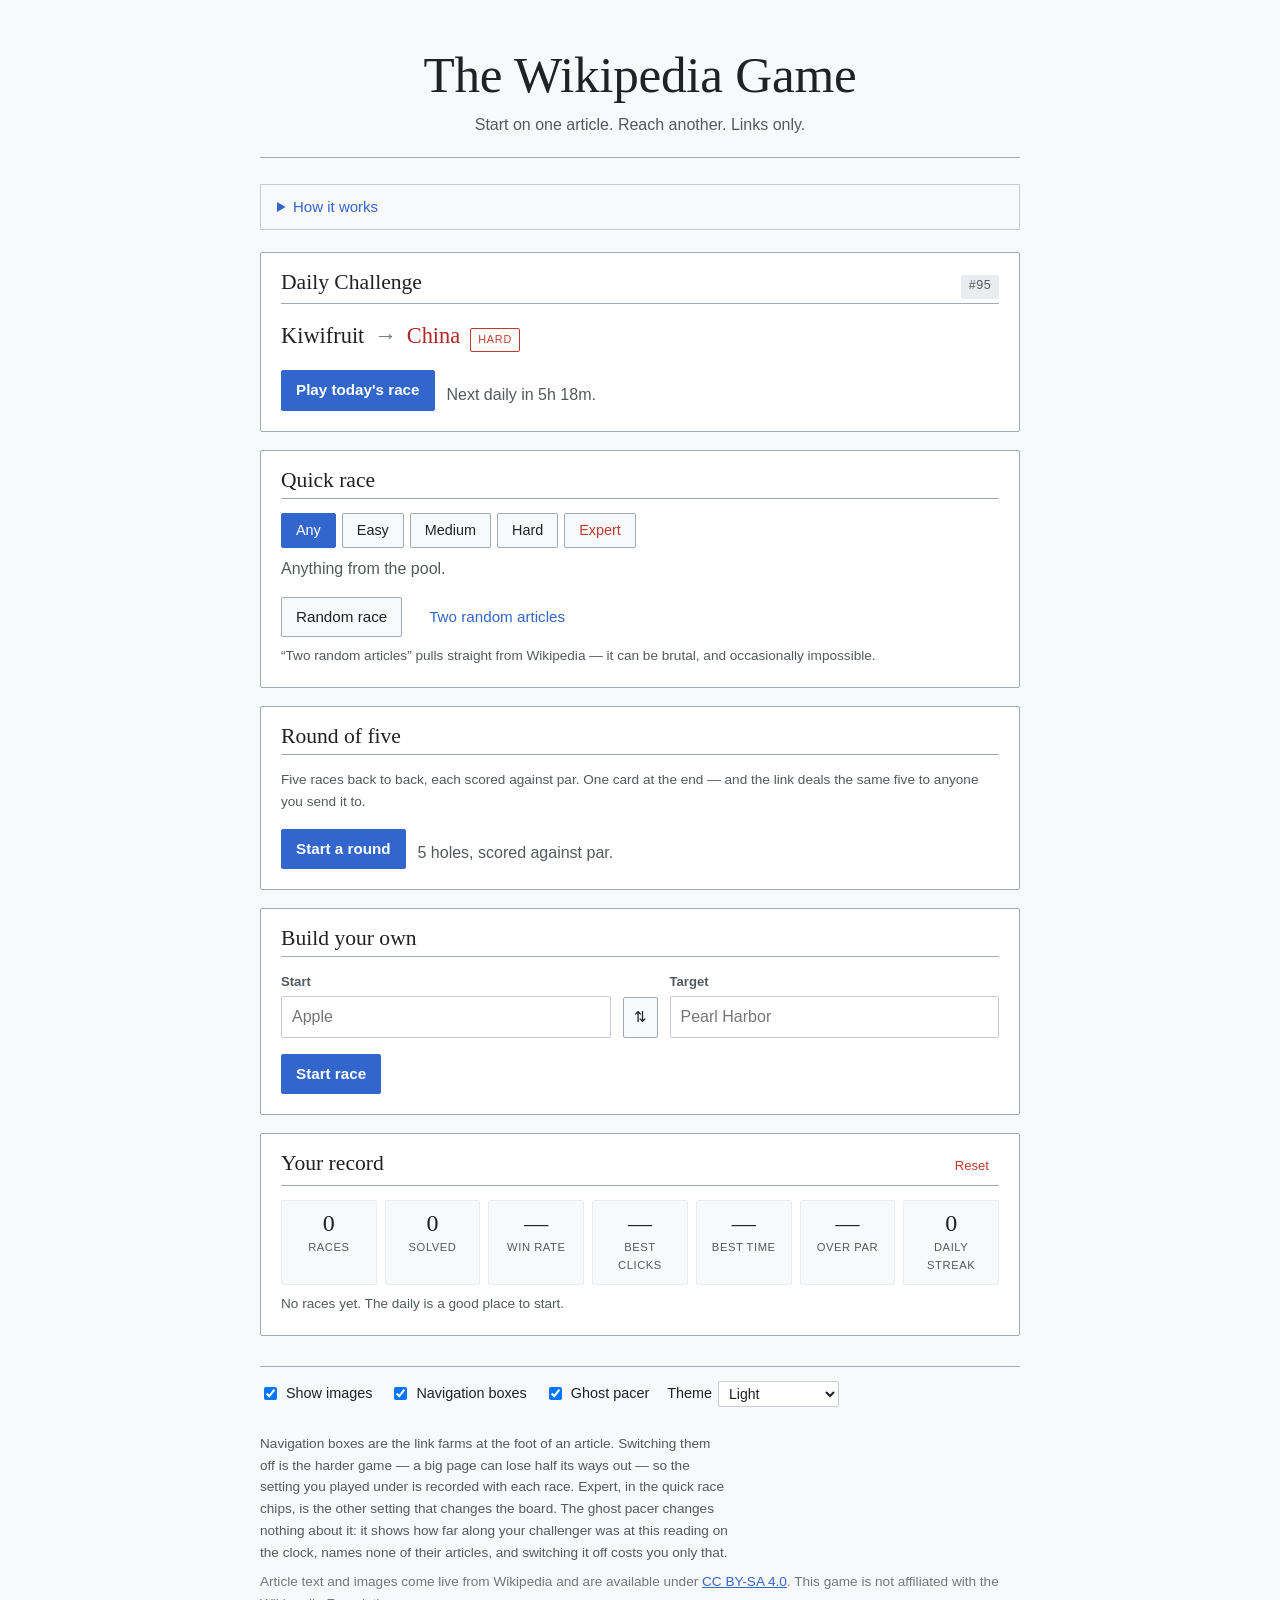
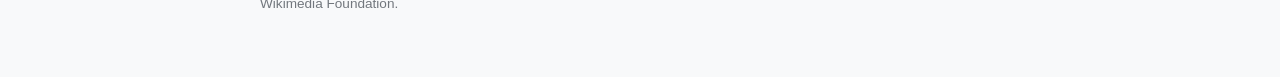
<file: index.html>
<!doctype html>
<html lang="en" data-theme="light">
<head>
<meta charset="utf-8">
<meta name="viewport" content="width=device-width, initial-scale=1, viewport-fit=cover">
<title>The Wikipedia Game</title>
<meta name="description" content="Race from one Wikipedia article to another using only the links on the page. Daily challenge, custom races, and shareable challenge links.">
<meta name="color-scheme" content="light">
<meta property="og:title" content="The Wikipedia Game">
<meta property="og:description" content="Start on one article. Reach another. Links only.">
<link rel="icon" href="data:image/svg+xml,%3Csvg xmlns='http://www.w3.org/2000/svg' viewBox='0 0 100 100'%3E%3Ctext y='.9em' font-size='88'%3E%F0%9F%8F%81%3C/text%3E%3C/svg%3E">
<link rel="stylesheet" href="css/style.css">
</head>
<body>
<a class="skip-link" href="#main">Skip to content</a>

<main id="main">

  <!-- ================= HOME ================= -->
  <section class="screen" id="screen-home" hidden>
    <header class="hero">
      <h1 class="logo">The <em>Wikipedia</em> Game</h1>
      <p class="tagline">Start on one article. Reach another. Links only.</p>
    </header>

    <details class="rules">
      <summary>How it works</summary>
      <ol>
        <li>You are dropped on a Wikipedia article.</li>
        <li>You are given a target article.</li>
        <li>Get there by clicking links inside the article — nothing else.</li>
        <li>No search box, no URL bar, no back-button-into-Google. Fewest clicks and fastest time win.</li>
        <li><strong>Back</strong> costs five seconds a step and does not undo a click. Explore as much as you like — it goes on the clock, not on your route.</li>
        <li><strong>Contents</strong> jumps to a section and <strong>Find</strong> filters the links on the page. Both are free and unlimited — knowing which link to look for is the game, hunting for it in nineteen sections is not.</li>
        <li>In <strong>Expert Mode</strong>, the biggest articles on Wikipedia are struck through and cannot be clicked. Reaching for one costs you nothing — it is simply not a road.</li>
      </ol>
      <p class="rules-note">Everyone who opens the same challenge link races the exact same board — and if
        their run carried its pace, you race the ghost of it too.</p>
    </details>

    <section class="card card-daily" id="daily-card">
      <div class="card-head">
        <h2>Daily Challenge</h2>
        <span class="pill" id="daily-number">#1</span>
      </div>
      <div class="matchup" id="daily-matchup"></div>
      <div class="card-foot">
        <button class="btn btn-primary" id="btn-daily">Play today's race</button>
        <p class="muted" id="daily-status"></p>
      </div>
      <p class="crowd-line" id="daily-crowd" hidden></p>
      <p class="muted small daily-note" id="daily-hubban" hidden>
        Expert is selected, but the daily is always played with the big articles
        open — one shared board, one number to compare.
      </p>
    </section>

    <section class="card">
      <div class="card-head"><h2>Quick race</h2></div>
      <div class="chips" role="radiogroup" aria-label="Difficulty">
        <button class="chip is-on" role="radio" aria-checked="true" data-difficulty="any">Any</button>
        <button class="chip" role="radio" aria-checked="false" data-difficulty="easy">Easy</button>
        <button class="chip" role="radio" aria-checked="false" data-difficulty="medium">Medium</button>
        <button class="chip" role="radio" aria-checked="false" data-difficulty="hard">Hard</button>
        <button class="chip chip-expert" role="radio" aria-checked="false" data-difficulty="expert">Expert</button>
      </div>
      <p class="muted" id="difficulty-hint"></p>
      <div class="card-foot">
        <button class="btn" id="btn-random">Random race</button>
        <button class="btn btn-ghost" id="btn-wild">Two random articles</button>
      </div>
      <p class="muted small">“Two random articles” pulls straight from Wikipedia — it can be brutal, and occasionally impossible.</p>
      <p class="muted small" id="expert-note" hidden>
        <strong>Expert</strong> closes the <span id="hubban-count">30</span> biggest articles on
        Wikipedia. Every long race has the same optimal shape — climb to something that links to
        everything, then descend — and this shuts that off, so the bridge has to be found in the
        subject matter rather than climbed to out of it. It applies to your own pairs and to a
        round as well; the daily always keeps them open.
      </p>
    </section>

    <section class="card" id="round-card">
      <div class="card-head">
        <h2>Round of five</h2>
        <span class="pill" id="round-pill" hidden></span>
      </div>
      <p class="muted small">
        Five races back to back, each scored against par. One card at the end —
        and the link deals the same five to anyone you send it to.
      </p>
      <div class="card-foot">
        <button class="btn btn-primary" id="btn-round">Start a round</button>
        <button class="btn btn-ghost" id="btn-round-resume" hidden>Resume</button>
        <p class="muted" id="round-status"></p>
      </div>
    </section>

    <section class="card">
      <div class="card-head"><h2>Build your own</h2></div>
      <div class="custom-grid">
        <div class="field">
          <label for="input-start">Start</label>
          <div class="combo" data-combo="start">
            <input id="input-start" type="text" autocomplete="off" spellcheck="false" placeholder="Apple">
            <ul class="suggestions" role="listbox" hidden></ul>
          </div>
        </div>
        <button class="btn btn-icon" id="btn-swap" title="Swap start and target" aria-label="Swap start and target">⇅</button>
        <div class="field">
          <label for="input-target">Target</label>
          <div class="combo" data-combo="target">
            <input id="input-target" type="text" autocomplete="off" spellcheck="false" placeholder="Pearl Harbor">
            <ul class="suggestions" role="listbox" hidden></ul>
          </div>
        </div>
      </div>
      <div class="card-foot">
        <button class="btn btn-primary" id="btn-custom">Start race</button>
        <p class="muted" id="custom-status"></p>
      </div>
      <p class="muted small custom-difficulty" id="custom-difficulty" role="status" hidden></p>
    </section>

    <section class="card" id="stats-card">
      <div class="card-head">
        <h2>Your record</h2>
        <button class="btn btn-ghost btn-danger small" id="btn-reset-stats">Reset</button>
      </div>
      <div class="stat-grid" id="stat-grid"></div>
      <div id="history"></div>
    </section>

    <footer class="site-foot">
      <div class="settings">
        <label class="switch"><input type="checkbox" id="opt-images"> <span>Show images</span></label>
        <label class="switch"><input type="checkbox" id="opt-navboxes"> <span>Navigation boxes</span></label>
        <label class="switch"><input type="checkbox" id="opt-ghost"> <span>Ghost pacer</span></label>
        <label class="switch select"><span>Theme</span>
          <select id="opt-theme">
            <option value="light">Light</option>
            <option value="dark">Dark</option>
            <option value="auto">Match system</option>
          </select>
        </label>
      </div>
      <p class="muted small settings-note">
        Navigation boxes are the link farms at the foot of an article. Switching
        them off is the harder game — a big page can lose half its ways out — so
        the setting you played under is recorded with each race. Expert, in the
        quick race chips, is the other setting that changes the board. The ghost
        pacer changes nothing about it: it shows how far along your challenger
        was at this reading on the clock, names none of their articles, and
        switching it off costs you only that.
      </p>
      <p class="muted small">
        Article text and images come live from Wikipedia and are available under
        <a href="https://creativecommons.org/licenses/by-sa/4.0/" target="_blank" rel="noopener">CC BY-SA 4.0</a>.
        This game is not affiliated with the Wikimedia Foundation.
      </p>
    </footer>
  </section>

  <!-- ============== CHALLENGE LANDING ============== -->
  <section class="screen" id="screen-challenge" hidden>
    <div class="challenge-card">
      <p class="challenge-kicker" id="challenge-kicker">You have been challenged</p>
      <h1 class="challenge-who" id="challenge-who"></h1>
      <div class="matchup" id="challenge-matchup"></div>
      <div class="result-stats" id="challenge-stats"></div>
      <div class="scorecard" id="challenge-scorecard" hidden></div>
      <p class="muted small result-note" id="challenge-note" hidden></p>
      <p class="muted small result-note" id="challenge-hubban" hidden>
        Played in <strong>Expert Mode</strong>: the biggest articles on
        Wikipedia are closed on this board, for them and for you.
      </p>

      <details class="spoiler" id="challenge-path" hidden>
        <summary>Show the route they took <span class="spoiler-warn">spoiler</span></summary>
        <p class="path-chain" id="challenge-path-chain"></p>
      </details>

      <div class="challenge-actions">
        <button class="btn btn-primary btn-big" id="btn-accept">Race it</button>
        <button class="btn btn-ghost" id="btn-challenge-home">Not now</button>
      </div>
      <p class="muted small" id="challenge-foot">Same start, same target, same rules. Clock starts when the first article loads.</p>
    </div>
  </section>

  <!-- ================= RACE ================= -->
  <section class="screen screen-race" id="screen-race" hidden>
    <div class="hud">
      <div class="hud-row hud-top">
        <button class="btn btn-ghost hud-quit" id="btn-quit" title="Leave the race">✕</button>
        <div class="hud-target">
          <span class="hud-label">Target</span>
          <strong id="hud-target-title"></strong>
          <span class="hud-mod hud-hole" id="hud-hole" hidden></span>
          <span class="hud-mod" id="hud-hubban" hidden
                title="Expert Mode: the biggest articles on Wikipedia are closed on this board">Expert</span>
        </div>
        <div class="hud-clock">
          <span class="hud-time" id="hud-time">0:00.0</span>
          <span class="hud-clicks" id="hud-progress"
                title="Length of your current route · articles you have opened in all">0 clicks · 1 seen</span>
        </div>
      </div>
      <div class="hud-row hud-trail">
        <button class="btn btn-mini" id="btn-back" title="Go back one article (+5s)" aria-label="Go back one article, costs five seconds">←<span class="btn-word"> Back</span> +5s</button>
        <nav class="trail" id="trail" aria-label="Your path"></nav>
        <div class="hud-actions">
          <button class="btn btn-mini" id="btn-contents" aria-expanded="false" aria-controls="contents-menu" title="Jump to a section">Contents</button>
          <button class="btn btn-mini" id="btn-find" aria-expanded="false" aria-controls="find-bar" title="Filter the links on this page (F)">Find</button>
          <button class="btn btn-mini" id="btn-peek" title="Peek at the target (+15s)">Peek +15s</button>
          <button class="btn btn-mini" id="btn-skip" title="Not this one — roll another race" hidden>Skip</button>
          <button class="btn btn-mini btn-danger" id="btn-giveup">Give up</button>
        </div>
      </div>

      <div class="hud-row hud-find" id="find-bar" hidden>
        <input id="find-input" type="text" autocomplete="off" spellcheck="false"
               aria-label="Filter the links on this page" placeholder="Filter links on this page…">
        <span class="find-count" id="find-count" role="status"></span>
        <button class="btn btn-mini" id="btn-find-prev" title="Previous match" aria-label="Previous match">↑</button>
        <button class="btn btn-mini" id="btn-find-next" title="Next match" aria-label="Next match">↓</button>
        <button class="btn btn-mini" id="btn-find-close" title="Close the filter" aria-label="Close the filter">✕</button>
      </div>

      <div class="contents-menu" id="contents-menu" hidden>
        <p class="contents-head" id="contents-head"></p>
        <nav class="contents-list" id="contents-list" aria-label="Sections of this article"></nav>
      </div>

      <div class="challenge-banner" id="challenge-banner" hidden></div>
      <div class="challenge-banner round-banner" id="round-banner" hidden></div>

      <div class="ghost-line" id="ghost-line" hidden
           title="Where your challenger was when their clock read what yours reads now.">
        <span class="ghost-icon" id="ghost-icon">👻</span>
        <span class="ghost-text" id="ghost-text" aria-live="polite"></span>
        <span class="ghost-delta" id="ghost-delta" hidden></span>
      </div>
    </div>

    <div class="article-wrap" id="article-wrap">
      <article class="article-host" id="article-host"></article>
      <div class="loading" id="loading" hidden><span class="spinner"></span><span>Loading…</span></div>
    </div>
  </section>

</main>

<!-- ================= RESULT ================= -->
<div class="modal" id="modal-result" hidden>
  <div class="modal-card" role="dialog" aria-modal="true" aria-labelledby="result-title">
    <h2 id="result-title"></h2>
    <p class="result-matchup" id="result-matchup"></p>
    <div class="result-stats" id="result-stats"></div>
    <p class="muted small result-note" id="result-note" hidden></p>
    <p class="crowd-line" id="result-crowd" hidden></p>
    <div class="result-challenge" id="result-challenge" hidden></div>
    <div class="result-path" id="result-path"></div>
    <div class="scorecard" id="result-scorecard" hidden></div>
    <div class="result-best" id="result-best"></div>
    <label class="name-field" for="input-name">
      <span>Sign your challenge (optional)</span>
      <input id="input-name" type="text" maxlength="24" autocomplete="nickname" placeholder="Your name">
    </label>
    <div class="result-actions">
      <button class="btn btn-primary" id="btn-copy-challenge">Copy challenge link</button>
      <button class="btn" id="btn-copy-result">Copy result</button>
    </div>
    <p class="muted small" id="share-note"></p>
    <div class="result-actions" id="round-actions" hidden>
      <button class="btn btn-primary" id="btn-next-hole">Next hole →</button>
      <button class="btn" id="btn-copy-card">Copy scorecard</button>
      <button class="btn btn-ghost" id="btn-round-quit">Leave the round</button>
    </div>
    <div class="result-actions" id="single-actions">
      <button class="btn btn-ghost" id="btn-again">Play again</button>
      <button class="btn btn-ghost" id="btn-reverse" title="Same two articles, the other way round">Race it backwards</button>
      <button class="btn btn-ghost" id="btn-new">New race</button>
      <button class="btn btn-ghost" id="btn-home">Home</button>
    </div>
  </div>
</div>

<!-- ================= PEEK ================= -->
<div class="modal" id="modal-peek" hidden>
  <div class="modal-card" role="dialog" aria-modal="true" aria-labelledby="peek-title">
    <h2 id="peek-title">Target</h2>
    <div id="peek-body"></div>
    <div class="result-actions">
      <button class="btn btn-primary" id="btn-peek-close">Back to the race</button>
    </div>
  </div>
</div>

<!-- ================= CONFIRM ================= -->
<div class="modal" id="modal-confirm" hidden>
  <div class="modal-card modal-narrow" role="dialog" aria-modal="true" aria-labelledby="confirm-title">
    <h2 id="confirm-title"></h2>
    <p id="confirm-body"></p>
    <div class="result-actions">
      <button class="btn btn-primary" id="btn-confirm-yes">Confirm</button>
      <button class="btn btn-ghost" id="btn-confirm-no">Cancel</button>
    </div>
  </div>
</div>

<div class="toast" id="toast" hidden></div>

<script type="module" src="js/app.js"></script>
</body>
</html>
</file>
<file: css/style.css>
/* =====================================================================
   The Wikipedia Game

   Palette and type follow Wikipedia (Vector 2022): white content on a
   #f8f9fa page, #a2a9b1 hairlines, serif headings over sans body text,
   #3366cc links. Red is reserved for one thing only — the target.
   ===================================================================== */

:root {
  color-scheme: light;

  --bg: #f8f9fa;
  --surface: #ffffff;
  --surface-2: #f8f9fa;
  --surface-3: #eaecf0;

  --ink: #202122;
  --ink-2: #54595d;
  --muted: #72777d;

  --line: #eaecf0;   /* hairline between rows          */
  --line-2: #c8ccd1; /* control and image borders      */
  --line-3: #a2a9b1; /* structural: headings, boxes    */

  --link: #3366cc;
  --link-hover: #3056ac;
  --link-wash: #eaf1ff;
  --link-visited: #6b4ba1;

  --accent: #b32424;      /* the target, and nothing else */
  --primary: #3366cc;     /* progressive actions          */
  --primary-hover: #447ff5;
  --primary-ink: #ffffff;
  --good: #14866d;
  --warn: #ac6600;
  --bad: #bf3c2c;
  --bad-wash: #fee7e6;

  --hit-wash: #fdf1b8;  /* a link the filter matched */
  --hit-ring: #a16207;  /* the one you are stood on  */

  --shadow: 0 1px 3px rgba(0, 0, 0, .1);
  --radius: 2px;

  --sans: -apple-system, BlinkMacSystemFont, "Segoe UI", Roboto,
          "Helvetica Neue", Helvetica, Arial, sans-serif;
  --serif: "Linux Libertine", "Georgia", "Times New Roman", Times, serif;
  --mono: ui-monospace, SFMono-Regular, Menlo, Consolas, monospace;
}

/* Wikipedia's night mode, for anyone who asks for it in settings. */
@media (prefers-color-scheme: dark) {
  :root[data-theme="auto"] {
    color-scheme: dark;
    --bg: #101418;
    --surface: #101418;
    --surface-2: #27292d;
    --surface-3: #34383d;
    --ink: #f8f9fa;
    --ink-2: #dadde1;
    --muted: #a2a9b1;
    --line: #34383d;
    --line-2: #54595d;
    --line-3: #72777d;
    --link: #88a3e8;
    --link-hover: #a7bdf2;
    --link-wash: #1f2937;
    --link-visited: #b97bed;
    --accent: #f27671;
    --primary: #36c;
    --primary-hover: #447ff5;
    --primary-ink: #ffffff;
    --good: #2cc7a0;
    --warn: #e0b400;
    --bad: #fd7865;
    --bad-wash: #3a2321;
    --hit-wash: #3f3410;
    --hit-ring: #d9a441;
    --shadow: 0 1px 4px rgba(0, 0, 0, .55);
  }
}

:root[data-theme="dark"] {
  color-scheme: dark;
  --bg: #101418;
  --surface: #101418;
  --surface-2: #27292d;
  --surface-3: #34383d;
  --ink: #f8f9fa;
  --ink-2: #dadde1;
  --muted: #a2a9b1;
  --line: #34383d;
  --line-2: #54595d;
  --line-3: #72777d;
  --link: #88a3e8;
  --link-hover: #a7bdf2;
  --link-wash: #1f2937;
  --link-visited: #b97bed;
  --accent: #f27671;
  --primary: #36c;
  --primary-hover: #447ff5;
  --primary-ink: #ffffff;
  --good: #2cc7a0;
  --warn: #e0b400;
  --bad: #fd7865;
  --bad-wash: #3a2321;
  --hit-wash: #3f3410;
  --hit-ring: #d9a441;
  --shadow: 0 1px 4px rgba(0, 0, 0, .55);
}

* { box-sizing: border-box; }

/* Layout rules below use display:flex/grid, which would otherwise beat the
   user-agent [hidden] rule. */
[hidden] { display: none !important; }

html, body {
  margin: 0;
  padding: 0;
  background: var(--bg);
  color: var(--ink);
  font-family: var(--sans);
  font-size: 16px;
  line-height: 1.6;
  -webkit-text-size-adjust: 100%;
}

body.in-race { overflow: hidden; }

.skip-link { position: absolute; left: -999px; }
.skip-link:focus {
  left: 8px; top: 8px; z-index: 99;
  background: var(--surface); padding: 8px 12px; border: 1px solid var(--line-3);
}

.sr-only { position: absolute; width: 1px; height: 1px; overflow: hidden; clip: rect(0 0 0 0); }

a { color: var(--link); }

/* ------------------------------------------------------------ home ---- */

#screen-home {
  max-width: 800px;
  margin: 0 auto;
  padding: 28px 20px 64px;
}

.hero {
  text-align: center;
  margin: 20px 0 26px;
  padding-bottom: 20px;
  border-bottom: 1px solid var(--line-3);
}

.logo {
  font-family: var(--serif);
  font-weight: 400;
  font-size: clamp(2.1rem, 7vw, 3.2rem);
  line-height: 1.05;
  margin: 0;
  letter-spacing: -.005em;
}
.logo em { font-style: normal; }
.tagline {
  margin: 10px 0 0;
  color: var(--ink-2);
  font-size: 1rem;
}

.rules {
  background: var(--surface-2);
  border: 1px solid var(--line-2);
  padding: 10px 16px;
  margin-bottom: 22px;
  font-size: .94rem;
}
.rules > summary { cursor: pointer; color: var(--link); }
.rules > summary:hover { text-decoration: underline; }
.rules ol { margin: 12px 0 0; padding-left: 22px; color: var(--ink); }
.rules li { margin: 4px 0; }
.rules-note { color: var(--ink-2); font-size: .9rem; margin-bottom: 0; }

.card {
  background: var(--surface);
  border: 1px solid var(--line-3);
  border-radius: var(--radius);
  padding: 16px 20px 20px;
  margin-bottom: 18px;
}
.card-head {
  display: flex; align-items: baseline; justify-content: space-between; gap: 12px;
  border-bottom: 1px solid var(--line-3);
  padding-bottom: 4px;
  margin-bottom: 14px;
}
.card-head h2 {
  margin: 0;
  font-family: var(--serif);
  font-weight: 400;
  font-size: 1.35rem;
  line-height: 1.25;
}
.card-foot {
  display: flex; align-items: center; gap: 12px; flex-wrap: wrap;
  margin-top: 16px;
}

.pill {
  font-family: var(--mono);
  font-size: .78rem;
  background: var(--surface-3);
  border-radius: var(--radius);
  padding: 2px 8px;
  color: var(--ink-2);
  white-space: nowrap;
}

.matchup-inner {
  display: flex; align-items: baseline; gap: 10px; flex-wrap: wrap;
  font-family: var(--serif);
  font-size: 1.4rem;
}
.node { font-weight: 400; }
.node-target { color: var(--accent); }
.arrow { color: var(--muted); }

.tag {
  font-family: var(--sans);
  font-size: .68rem;
  text-transform: uppercase;
  letter-spacing: .07em;
  padding: 2px 7px;
  border-radius: var(--radius);
  border: 1px solid var(--line-2);
  color: var(--ink-2);
  white-space: nowrap;
}
.tag-easy { color: var(--good); border-color: currentColor; }
.tag-medium { color: var(--warn); border-color: currentColor; }
.tag-hard { color: var(--bad); border-color: currentColor; }

/* buttons — MediaWiki's OOUI shapes */
.btn {
  font: inherit;
  font-size: .95rem;
  font-weight: 400;
  padding: 7px 14px;
  border-radius: var(--radius);
  border: 1px solid var(--line-3);
  background: var(--surface-2);
  color: var(--ink);
  cursor: pointer;
  transition: background .1s ease, border-color .1s ease, color .1s ease;
}
.btn:hover:not(:disabled) { background: var(--surface); border-color: var(--muted); }
.btn:focus-visible { outline: 2px solid var(--primary); outline-offset: 1px; }
.btn:disabled { opacity: .5; cursor: default; }

.btn-primary {
  background: var(--primary); border-color: var(--primary); color: var(--primary-ink);
  font-weight: 600;
}
.btn-primary:hover:not(:disabled) { background: var(--primary-hover); border-color: var(--primary-hover); }

.btn-ghost { background: transparent; border-color: transparent; color: var(--link); }
.btn-ghost:hover:not(:disabled) { background: var(--link-wash); border-color: transparent; color: var(--link-hover); }

.btn-danger { color: var(--bad); }
.btn-ghost.btn-danger { border-color: transparent; }
.btn-danger:hover:not(:disabled) { background: var(--bad-wash); border-color: var(--bad); }

.btn.small, .btn-mini { padding: 4px 9px; font-size: .82rem; }
.btn-icon { padding: 7px 10px; align-self: end; }

.chips { display: flex; gap: 6px; flex-wrap: wrap; }
.chip {
  font: inherit; font-size: .9rem;
  padding: 5px 14px;
  border-radius: var(--radius);
  border: 1px solid var(--line-3);
  background: var(--surface-2);
  color: var(--ink);
  cursor: pointer;
}
.chip:hover:not(.is-on) { background: var(--surface); border-color: var(--muted); }
.chip.is-on { background: var(--primary); color: var(--primary-ink); border-color: var(--primary); }

.muted { color: var(--ink-2); margin: 8px 0 0; }
.small { font-size: .85rem; }
.sub {
  font-family: var(--serif);
  font-weight: 400;
  font-size: 1.05rem;
  color: var(--ink);
  border-bottom: 1px solid var(--line);
  padding-bottom: 3px;
  margin: 18px 0 8px;
}

/* custom race */
.custom-grid {
  display: grid;
  grid-template-columns: 1fr auto 1fr;
  gap: 12px;
  align-items: end;
}
.field label {
  display: block; font-size: .82rem; font-weight: 600;
  color: var(--ink-2); margin-bottom: 4px;
}
.combo { position: relative; }
.combo input {
  font: inherit; width: 100%;
  padding: 7px 10px;
  border: 1px solid var(--line-2);
  border-radius: var(--radius);
  background: var(--surface);
  color: var(--ink);
}
.combo input:focus { outline: 0; border-color: var(--primary); box-shadow: inset 0 0 0 1px var(--primary); }
.suggestions {
  position: absolute; z-index: 20; top: calc(100% + 2px); left: 0; right: 0;
  margin: 0; padding: 0; list-style: none;
  background: var(--surface); border: 1px solid var(--line-2);
  border-radius: var(--radius); box-shadow: var(--shadow);
  max-height: 260px; overflow-y: auto;
}
.suggestion { padding: 6px 10px; cursor: pointer; border-bottom: 1px solid var(--line); }
.suggestion:last-child { border-bottom: 0; }
.suggestion:hover, .suggestion.is-active { background: var(--link-wash); }
.s-title { display: block; color: var(--link); }
.s-desc { display: block; font-size: .8rem; color: var(--ink-2); }

/* stats */
.stat-grid {
  display: grid;
  grid-template-columns: repeat(auto-fit, minmax(92px, 1fr));
  gap: 8px;
}
.stat {
  background: var(--surface-2);
  border: 1px solid var(--line);
  border-radius: var(--radius);
  padding: 9px 8px;
  text-align: center;
}
.stat-value { display: block; font-family: var(--serif); font-size: 1.5rem; line-height: 1.1; }
.stat-label {
  display: block; font-size: .7rem; text-transform: uppercase;
  letter-spacing: .05em; color: var(--ink-2); margin-top: 3px;
}
.stat-sub {
  display: block; font-size: .68rem; color: var(--muted); margin-top: 2px;
  font-variant-numeric: tabular-nums;
}

.history { list-style: none; margin: 0; padding: 0; }
.history li {
  display: flex; align-items: center; gap: 10px;
  padding: 5px 0; border-bottom: 1px solid var(--line);
  font-size: .92rem;
}
.history li:last-child { border-bottom: 0; }
.h-mark { width: 1em; color: var(--good); }
.history li.lost .h-mark { color: var(--bad); }
.h-race {
  flex: 1; min-width: 0; color: var(--ink);
  overflow: hidden; text-overflow: ellipsis; white-space: nowrap;
}
.h-score { color: var(--ink-2); font-family: var(--mono); font-size: .8rem; }

/* The replay control carries its own label rather than hiding inside the
   race name, which read as a record of the run and not as a button. */
.h-again { flex: 0 0 auto; padding: 2px 8px; font-size: .8rem; white-space: nowrap; }

.custom-difficulty { margin-top: 10px; }

.history-more { margin-top: 8px; padding-left: 0; }

.site-foot { margin-top: 30px; }
.settings {
  display: flex; gap: 18px; flex-wrap: wrap;
  padding: 14px 0; border-top: 1px solid var(--line-3);
}
.switch { display: flex; align-items: center; gap: 6px; font-size: .9rem; color: var(--ink); }
.switch select {
  font: inherit; font-size: .88rem; padding: 3px 6px;
  border: 1px solid var(--line-2); border-radius: var(--radius);
  background: var(--surface); color: var(--ink);
}
.site-foot .muted { color: var(--muted); }

/* ------------------------------------------------- challenge landing -- */

#screen-challenge {
  max-width: 620px;
  margin: 0 auto;
  padding: 40px 20px 64px;
  min-height: 100svh;
  display: flex;
  align-items: center;
}
.challenge-card {
  width: 100%;
  background: var(--surface);
  border: 1px solid var(--line-3);
  border-radius: var(--radius);
  padding: 26px 26px 24px;
}
.challenge-kicker {
  margin: 0 0 2px;
  font-size: .72rem; text-transform: uppercase; letter-spacing: .1em;
  color: var(--muted);
}
.challenge-who {
  font-family: var(--serif);
  font-weight: 400;
  font-size: clamp(1.8rem, 5.5vw, 2.4rem);
  line-height: 1.15;
  margin: 0 0 6px;
  padding-bottom: 8px;
  border-bottom: 1px solid var(--line-3);
}
#screen-challenge .matchup { margin: 14px 0 16px; }
#screen-challenge .result-stats { margin-bottom: 18px; }

.spoiler {
  border: 1px solid var(--line-2);
  background: var(--surface-2);
  border-radius: var(--radius);
  padding: 9px 14px;
  margin-bottom: 20px;
}
.spoiler > summary { cursor: pointer; font-size: .9rem; color: var(--link); }
.spoiler > summary:hover { text-decoration: underline; }
.spoiler[open] > summary { margin-bottom: 10px; }
.spoiler .path-chain { margin: 0; }
.spoiler-warn {
  font-size: .64rem; text-transform: uppercase; letter-spacing: .08em;
  color: var(--bad); border: 1px solid currentColor;
  border-radius: var(--radius); padding: 1px 6px; margin-left: 6px;
  text-decoration: none; display: inline-block;
}

.challenge-actions {
  display: flex; align-items: center; gap: 12px; flex-wrap: wrap;
  margin-bottom: 10px;
}
.btn-big { padding: 11px 26px; font-size: 1.02rem; }

/* ------------------------------------------------------------ race ---- */

.screen-race {
  position: fixed; inset: 0;
  display: flex; flex-direction: column;
  background: var(--surface);
}

.hud {
  flex: 0 0 auto;
  background: var(--surface);
  border-bottom: 1px solid var(--line-3);
  padding: 7px max(12px, env(safe-area-inset-left)) 7px;
  z-index: 10;
}
.hud-row { display: flex; align-items: center; gap: 12px; }
.hud-top { padding-bottom: 6px; }
.hud-quit { font-size: 1.05rem; line-height: 1; padding: 5px 9px; color: var(--ink-2); }
.hud-target { flex: 1; min-width: 0; }
.hud-label {
  display: block; font-size: .64rem; text-transform: uppercase;
  letter-spacing: .1em; color: var(--muted);
}
.hud-target strong {
  display: block;
  font-family: var(--serif);
  font-weight: 400;
  font-size: clamp(1.1rem, 3.4vw, 1.55rem);
  color: var(--accent);
  line-height: 1.15;
  overflow: hidden; text-overflow: ellipsis; white-space: nowrap;
}
.hud-clock { text-align: right; }
.hud-time {
  display: block; font-family: var(--mono);
  font-size: clamp(1.05rem, 3.6vw, 1.4rem);
  font-variant-numeric: tabular-nums;
}
.hud-clicks { font-size: .74rem; color: var(--ink-2); }

.hud-trail { gap: 8px; }
.trail {
  flex: 1; min-width: 0;
  display: flex; align-items: center; gap: 4px;
  overflow-x: auto; scrollbar-width: none;
  white-space: nowrap;
  padding: 2px 0;
}
.trail::-webkit-scrollbar { display: none; }
.crumb {
  font: inherit; font-size: .8rem;
  background: transparent; border: 1px solid transparent;
  border-radius: var(--radius); padding: 2px 7px; color: var(--link);
  cursor: pointer; max-width: 190px;
  overflow: hidden; text-overflow: ellipsis; white-space: nowrap;
}
.crumb:hover:not(:disabled) { background: var(--link-wash); text-decoration: underline; }
.crumb.is-current {
  background: var(--surface-3); color: var(--ink); border-color: var(--line-2);
  cursor: default;
}
.crumb:disabled:not(.is-current) { color: var(--muted); cursor: default; }
.crumb-sep { color: var(--muted); font-size: .8rem; }
.hud-actions { display: flex; gap: 6px; flex: 0 0 auto; }

.challenge-banner {
  display: flex; align-items: center; gap: 8px;
  margin-top: 7px; padding: 5px 12px;
  background: var(--link-wash); border: 1px solid var(--line-2);
  border-radius: var(--radius); font-size: .87rem; color: var(--ink);
}

.article-wrap {
  flex: 1 1 auto;
  overflow-y: auto;
  overscroll-behavior: contain;
  position: relative;
  background: var(--surface);
  padding: 0 max(16px, env(safe-area-inset-left)) 80px;
}
.article-host {
  max-width: 740px;
  margin: 0 auto;
  padding-top: 20px;
}
/* Nothing floats when images are off, so the column has to hold the measure. */
.article-host.no-images { max-width: 600px; }

.race-error {
  border: 1px solid var(--line-3);
  background: var(--surface-2);
  border-radius: var(--radius);
  padding: 20px 22px;
  margin-top: 40px;
}
.race-error h2 {
  font-family: var(--serif);
  font-weight: 400;
  font-size: 1.5rem;
  margin: 0 0 6px;
  padding-bottom: 5px;
  border-bottom: 1px solid var(--line-3);
}
.race-error p { color: var(--ink); margin: 12px 0 18px; }

.loading {
  position: sticky; bottom: 20px;
  width: max-content; margin: 0 auto;
  display: flex; align-items: center; gap: 10px;
  background: var(--ink); color: var(--surface);
  padding: 7px 16px; border-radius: var(--radius);
  font-size: .88rem; box-shadow: var(--shadow);
}
.spinner {
  width: 13px; height: 13px; border-radius: 50%;
  border: 2px solid currentColor; border-top-color: transparent;
  animation: spin .7s linear infinite;
}
@keyframes spin { to { transform: rotate(360deg); } }
@media (prefers-reduced-motion: reduce) { .spinner { animation-duration: 2s; } }

/* ------------------------------------------------- article rendering -- */

.article-title {
  font-family: var(--serif);
  font-weight: 400;
  font-size: clamp(1.75rem, 5.5vw, 2.3rem);
  line-height: 1.2;
  margin: 0;
  padding-bottom: 4px;
  border-bottom: 1px solid var(--line-3);
}
.article-meta {
  margin: 5px 0 16px;
  font-size: .76rem;
  color: var(--muted);
}

.wg-article {
  font-family: var(--sans);
  font-size: .9375rem;
  line-height: 1.65;
  color: var(--ink);
}
.wg-article p { margin: .5em 0 .85em; }
.wg-article h2 {
  font-family: var(--serif);
  font-weight: 400;
  font-size: 1.5rem;
  line-height: 1.3;
  margin: 1.3em 0 .45em;
  padding-bottom: .16em;
  border-bottom: 1px solid var(--line-3);
}
.wg-article h3, .wg-article h4, .wg-article h5, .wg-article h6 {
  font-family: var(--sans);
  font-weight: 700;
  line-height: 1.35;
  margin: 1.2em 0 .35em;
}
.wg-article h3 { font-size: 1.09rem; }
.wg-article h4, .wg-article h5, .wg-article h6 { font-size: 1rem; }
.wg-article ul, .wg-article ol { margin: .3em 0 .9em; padding-left: 1.6em; }
.wg-article li { margin: .1em 0; }
.wg-article dl { margin: .3em 0 .9em; }
.wg-article dd { margin-left: 1.6em; }
.wg-article dt { font-weight: 700; }
.wg-article blockquote {
  margin: 0 0 .9em; padding-left: 14px;
  border-left: 3px solid var(--line-2); color: var(--ink-2);
}
.wg-article hr { border: 0; border-top: 1px solid var(--line-2); margin: 1.3em 0; }
.wg-article code, .wg-article pre { font-family: var(--mono); font-size: .88em; }
.wg-article pre {
  background: var(--surface-2); border: 1px solid var(--line-2);
  padding: 10px 12px; overflow-x: auto;
}
.wg-article sup, .wg-article sub { line-height: 0; }

/* links — Wikipedia leaves them undecorated until hover */
.wg-article a.wg-link {
  color: var(--link);
  text-decoration: none;
  cursor: pointer;
}
.wg-article a.wg-link:hover {
  color: var(--link-hover);
  text-decoration: underline;
  background: var(--link-wash);
}
.wg-article a.wg-link:focus-visible {
  outline: 2px solid var(--primary); outline-offset: 1px;
}
.wg-article a.wg-link.wg-seen { color: var(--link-visited); }
.wg-article a.wg-anchor { color: var(--muted); text-decoration: none; cursor: pointer; }
.wg-article .wg-nolink { color: inherit; }

.wg-article .hatnote, .wg-article .dablink {
  font-style: italic;
  color: var(--ink);
  margin: 0 0 .8em; padding-left: 1.6em;
}
.wg-article .toc, .wg-article #toc { display: none; }

/* images */
.wg-article img { max-width: 100%; height: auto; }
.wg-article figure,
.wg-article .thumb {
  margin: .5em 0 1.2em 1.4em;
  float: right;
  clear: right;
  max-width: min(300px, 45%);
  background: var(--surface-2);
  border: 1px solid var(--line-2);
  padding: 3px;
}
.wg-article figure figcaption,
.wg-article .thumbcaption {
  font-size: .82rem;
  line-height: 1.45;
  color: var(--ink-2);
  padding: 4px 2px 2px;
}
.wg-article .thumbinner { width: auto !important; }
.wg-article .mw-halign-left, .wg-article .tleft { float: left; clear: left; margin: .5em 1.4em 1.2em 0; }
.wg-article .mw-halign-center, .wg-article .tnone { float: none; margin: .5em auto 1.2em; max-width: 100%; }
.wg-article .gallery { list-style: none; padding: 0; display: flex; flex-wrap: wrap; gap: 10px; }
.wg-article .gallerybox { max-width: 160px; font-size: .8rem; }

/* infobox */
.wg-article .infobox,
.wg-article table.infobox {
  float: right; clear: right;
  width: min(300px, 46%);
  margin: .5em 0 1.2em 1.4em;
  font-size: .82rem;
  line-height: 1.5;
  background: var(--surface-2);
  border: 1px solid var(--line-3);
  border-collapse: collapse;
}
.wg-article .infobox th, .wg-article .infobox td {
  padding: 4px 8px; vertical-align: top; text-align: left;
  border-bottom: 1px solid var(--line);
}
.wg-article .infobox .infobox-title,
.wg-article .infobox caption {
  font-family: var(--serif); font-size: 1.1rem; font-weight: 400;
  text-align: center; padding: 6px 8px;
  background: var(--surface-3); color: var(--ink);
}
.wg-article .infobox-image, .wg-article .infobox img { text-align: center; }

/* tables */
.wg-article table.wikitable {
  border-collapse: collapse;
  font-size: .86rem;
  margin: .5em 0 1.2em;
  background: var(--surface-2);
  display: block; overflow-x: auto; max-width: 100%;
}
.wg-article table.wikitable th, .wg-article table.wikitable td {
  border: 1px solid var(--line-3); padding: 5px 9px; text-align: left;
}
.wg-article table.wikitable th { background: var(--surface-3); font-weight: 700; }

/* navboxes, collapsed */
.wg-navbox {
  margin: 1.2em 0 0;
  border: 1px solid var(--line-3);
  background: var(--surface-2);
  font-size: .82rem;
}
.wg-navbox > summary {
  cursor: pointer; padding: 6px 12px; color: var(--link);
  list-style-position: inside;
}
.wg-navbox > summary:hover { text-decoration: underline; }
.wg-navbox[open] > summary { border-bottom: 1px solid var(--line-2); }
.wg-navbox .navbox { padding: 8px 12px; width: 100%; border-collapse: collapse; }
.wg-navbox td, .wg-navbox th { padding: 3px 6px; text-align: left; vertical-align: top; }
.wg-navbox .navbox-title { font-weight: 700; }
.wg-navbox ul { list-style: none; padding: 0; margin: 0; display: flex; flex-wrap: wrap; gap: 3px 12px; }

/* Inline-coloured Wikipedia cells assume dark text; keep them legible when
   the game is in dark mode. */
:root[data-theme="dark"] .wg-article .wg-tinted,
:root[data-theme="dark"] .wg-article .wg-tinted .wg-nolink { color: #17171a; }
:root[data-theme="dark"] .wg-article .wg-tinted a.wg-link { color: #10367c; }
@media (prefers-color-scheme: dark) {
  :root[data-theme="auto"] .wg-article .wg-tinted,
  :root[data-theme="auto"] .wg-article .wg-tinted .wg-nolink { color: #17171a; }
  :root[data-theme="auto"] .wg-article .wg-tinted a.wg-link { color: #10367c; }
}

/* ---------------------------------------------------------- modals ---- */

.modal {
  position: fixed; inset: 0; z-index: 60;
  display: flex; align-items: center; justify-content: center;
  padding: 20px;
  background: rgba(32, 33, 34, .55);
}
.modal-card {
  background: var(--surface);
  border: 1px solid var(--line-3);
  border-radius: var(--radius);
  box-shadow: 0 2px 12px rgba(0, 0, 0, .25);
  padding: 24px;
  width: min(560px, 100%);
  max-height: 88vh;
  overflow-y: auto;
}
.modal-card h2 {
  font-family: var(--serif);
  font-weight: 400;
  font-size: 1.9rem;
  line-height: 1.2;
  margin: 0 0 6px;
  padding-bottom: 6px;
  border-bottom: 1px solid var(--line-3);
}
.result-matchup { margin: 14px 0 16px; }
.result-matchup .matchup-inner { font-size: 1.15rem; }
.result-stats {
  display: grid; grid-template-columns: repeat(auto-fit, minmax(90px, 1fr));
  gap: 8px; margin-bottom: 14px;
}
.result-challenge {
  background: var(--surface-2); border: 1px solid var(--line);
  border-radius: var(--radius);
  padding: 9px 14px; margin-bottom: 14px; font-size: .92rem;
}
.result-challenge p { margin: 3px 0; }
.path-chain {
  font-size: .93rem; line-height: 1.6;
  background: var(--surface-2); border: 1px solid var(--line);
  border-radius: var(--radius); padding: 9px 12px;
  margin: 0 0 16px;
  word-break: break-word;
}
.name-field { display: block; margin: 0 0 12px; }
.name-field span {
  display: block; font-size: .82rem; font-weight: 600;
  color: var(--ink-2); margin-bottom: 4px;
}
.name-field input {
  font: inherit; width: 100%; padding: 7px 10px;
  border: 1px solid var(--line-2); border-radius: var(--radius);
  background: var(--surface); color: var(--ink);
}
.name-field input:focus { outline: 0; border-color: var(--primary); box-shadow: inset 0 0 0 1px var(--primary); }

.result-actions { display: flex; gap: 10px; flex-wrap: wrap; margin-bottom: 10px; }
.result-actions:last-child { margin-bottom: 0; }

.modal-narrow { width: min(400px, 100%); }
.modal-narrow p { color: var(--ink); margin: 14px 0 18px; }

.peek-img { max-width: 160px; float: right; margin: 0 0 10px 14px; border: 1px solid var(--line-2); }
.peek-desc { color: var(--ink-2); font-style: italic; margin: 14px 0 8px; }
.peek-extract { line-height: 1.6; }

.toast {
  position: fixed; left: 50%; bottom: 26px; transform: translateX(-50%);
  z-index: 80;
  background: var(--ink); color: var(--surface);
  padding: 9px 16px; border-radius: var(--radius);
  box-shadow: var(--shadow); font-size: .9rem;
  max-width: min(440px, 90vw); text-align: center;
}

/* ------------------------------------------------------------ mobile -- */

@media (max-width: 640px) {
  .custom-grid { grid-template-columns: 1fr; }
  .btn-icon { justify-self: center; }
  /* A table with width:auto shrink-wraps, so the infobox needs 100% here. */
  .wg-article .infobox,
  .wg-article table.infobox {
    float: none; width: 100%; max-width: 100%; margin: .5em 0 1.2em;
  }
  .wg-article figure,
  .wg-article .thumb {
    float: none; width: fit-content; max-width: 100%; margin: .5em auto 1.2em;
  }
  .hud-trail { flex-wrap: wrap; gap: 6px; }
  /* `flex: 1` would ignore a width, so give the trail its own row by basis. */
  .trail { order: 3; flex: 1 1 100%; }
  .hud-actions { margin-left: auto; gap: 5px; }
  .crumb { max-width: 140px; }
  /* Four controls plus Back only fit across a phone once Back is its arrow. */
  .btn-word { display: none; }
  .h-again .btn-word { display: inline; }
  .hud-trail .btn-mini { padding: 4px 7px; font-size: .78rem; }
  .hud-find { gap: 5px; }
  .find-count { font-size: .72rem; }
  .article-host { padding-top: 16px; }
}

/* ------------------------------------------------- find & contents ----- */

.hud-find { gap: 6px; padding-top: 6px; border-top: 1px solid var(--line); margin-top: 6px; }
.hud-find input {
  flex: 1; min-width: 0;
  font: inherit; font-size: .9rem;
  padding: 5px 9px;
  background: var(--surface); color: var(--ink);
  border: 1px solid var(--line-2); border-radius: var(--radius);
}
.hud-find input:focus { outline: 0; border-color: var(--primary); box-shadow: inset 0 0 0 1px var(--primary); }
.find-count {
  flex: 0 0 auto; font-size: .78rem; color: var(--ink-2);
  font-variant-numeric: tabular-nums; white-space: nowrap;
}

.contents-menu {
  position: absolute; z-index: 20;
  right: max(12px, env(safe-area-inset-right)); left: auto;
  margin-top: 4px;
  width: min(320px, calc(100vw - 24px));
  max-height: min(58vh, 460px); overflow-y: auto;
  background: var(--surface);
  border: 1px solid var(--line-3); border-radius: var(--radius);
  box-shadow: var(--shadow);
  padding: 8px 0;
}
.contents-head {
  margin: 0 12px 6px; padding-bottom: 6px;
  border-bottom: 1px solid var(--line);
  font-size: .7rem; text-transform: uppercase; letter-spacing: .1em; color: var(--muted);
}
.contents-list { display: flex; flex-direction: column; }
.contents-item {
  font: inherit; font-size: .88rem; text-align: left;
  background: transparent; border: 0; cursor: pointer;
  color: var(--link); padding: 5px 12px;
  overflow: hidden; text-overflow: ellipsis; white-space: nowrap;
}
.contents-item:hover { background: var(--link-wash); }
.contents-item:focus-visible { outline: 2px solid var(--primary); outline-offset: -2px; }
.contents-item.lvl-3 { padding-left: 26px; font-size: .82rem; color: var(--ink-2); }

/* Filtering never hides a link — it drains the ones that do not match, so the
   shape of the page stays put and the matches are the only thing lit. */
.article-host.is-filtering .wg-article a.wg-link {
  color: var(--muted); text-decoration: none; opacity: .55;
}
.article-host.is-filtering .wg-article a.wg-link.wg-hit {
  color: var(--link); opacity: 1;
  background: var(--hit-wash); box-shadow: 0 0 0 2px var(--hit-wash);
  border-radius: 1px;
}
/* The match you are stood on is marked by a ring rather than a stronger fill:
   a heavier wash under link-blue text drops below a readable contrast. */
.article-host.is-filtering .wg-article a.wg-link.wg-current-hit {
  outline: 2px solid var(--hit-ring); outline-offset: 1px;
  font-weight: 700;
}

/* --------------------------------------------------- shortest route ---- */

.result-best { margin-bottom: 14px; }
.best-working { display: flex; align-items: center; gap: 8px; }
.best-working .spinner { width: 13px; height: 13px; border-width: 2px; }
.best-chain { margin: 0 0 4px; color: var(--ink); }
.best-none { margin: 0 0 4px; color: var(--ink); }

@media (max-width: 640px) {
  .contents-menu { right: 12px; }
  .hud-actions { flex-wrap: wrap; }
}

/* ------------------------------------------- thin articles & conditions -- */

/* An article you can barely leave is worth saying out loud on arrival, so it
   reads as a warning rather than the usual grey link tally. */
.article-meta.is-dead-end {
  color: var(--warn);
  font-size: .84rem;
  font-weight: 700;
}

/* `.site-foot .muted` drops to --muted, which is the right weight for the
   attribution line but lands at 4.3:1 — under the threshold for instructional
   copy this size. This note explains a difficulty setting, so it keeps --ink-2. */
.site-foot .settings-note { max-width: 62ch; margin-top: 12px; color: var(--ink-2); }
.result-note { margin: -4px 0 12px; }

/* --------------------------------------------------------- the measure -- */

/* The column is 740px so infoboxes and wide tables have room, but a paragraph
   running the full width of it is 97 characters a line — half again past what
   is comfortable to read. Cap the prose rather than the container, so the
   floats keep their space and only full-width text is reined in. Text already
   wrapping beside an infobox is narrower than this and is untouched. */
.wg-article p,
.wg-article li,
.wg-article dd,
.wg-article blockquote {
  max-width: 38em;
}

/* Anything laid out in a box sets its own width and must keep it. */
.wg-article table p, .wg-article table li, .wg-article table dd,
.wg-article .infobox p, .wg-article .infobox li,
.wg-article figure p, .wg-article figcaption,
.wg-article .thumb p, .wg-article .thumbcaption,
.wg-article .wg-navbox p, .wg-article .wg-navbox li, .wg-article .wg-navbox dd,
.wg-article .gallery li {
  max-width: none;
}

/* ------------------------------------------------------------- the crowd -- */

/* Not muted: on the daily this is the only line about anybody but you, and it
   is the whole point of a shared board. */
.crowd-line {
  margin: 10px 0 0;
  padding: 7px 11px;
  font-size: .87rem;
  color: var(--ink);
  background: var(--link-wash);
  border: 1px solid var(--line-2);
  border-radius: var(--radius);
}
#result-crowd { margin: 0 0 14px; }

/* ---------------------------------------------------------- route hops -- */

/* A finished route is a reading list. These are the only real links the game
   ever renders — every link on the board itself is defused — so they carry the
   external-link underline the board deliberately withholds. */
.path-hop {
  color: var(--link);
  text-decoration: underline;
  text-decoration-color: var(--line-2);
  text-underline-offset: 2px;
}
.path-hop:hover { color: var(--link-hover); text-decoration-color: currentColor; }
.path-hop:focus-visible { outline: 2px solid var(--primary); outline-offset: 2px; }
.path-arrow { color: var(--muted); margin: 0 .35em; }

/* The banner wraps once the board note is in it. */
.challenge-banner { flex-wrap: wrap; }
.cb-note {
  flex-basis: 100%;
  font-size: .8rem;
  color: var(--ink-2);
}

/* ------------------------------------------------------------- the ghost -- */

/* A challenge link carries the pace of the run behind it, so the challenger
   can be raced rather than merely out-scored. This line sits under the banner
   and says where they were at this reading on the clock — never which article
   they were on, which would hand over the route the spoiler is hiding. */
.ghost-line {
  display: flex; align-items: center; flex-wrap: wrap; gap: 4px 8px;
  margin-top: 7px; padding: 5px 12px;
  background: var(--surface-2); border: 1px solid var(--line-2);
  border-radius: var(--radius); font-size: .87rem; color: var(--ink-2);
}
.ghost-icon { flex: 0 0 auto; }
.ghost-text { flex: 1 1 auto; min-width: 0; }
.ghost-delta {
  flex: 0 0 auto;
  font-size: .78rem; font-weight: 700;
  padding: 1px 8px; border: 1px solid var(--line-2); border-radius: 999px;
  font-variant-numeric: tabular-nums;
}
.ghost-delta.is-ahead { color: var(--good); }
.ghost-delta.is-behind { color: var(--bad); }
.ghost-delta.is-level { color: var(--muted); }

/* Their clicks land silently otherwise — one already gone by the time you look
   down. The wash fades out rather than blinking, so it registers at the edge
   of vision without pulling you off the article. */
.ghost-line.is-hop { animation: ghost-hop .9s ease-out; }
@keyframes ghost-hop {
  from { background: var(--link-wash); border-color: var(--primary); }
}
@media (prefers-reduced-motion: reduce) {
  .ghost-line.is-hop { animation: none; }
}

/* ----------------------------------------------------------------- splits -- */

/* Where the time went. Each split runs from arriving at an article to arriving
   at the next one kept, so they tile the whole run and add up to the final
   time — penalties included. The bar is the number beside it drawn again. */
.splits {
  list-style: none;
  margin: 0 0 8px;
  padding: 0;
  border-top: 1px solid var(--line);
}
.split {
  display: flex; flex-wrap: wrap; align-items: baseline; gap: 2px 8px;
  padding: 7px 2px;
  border-bottom: 1px solid var(--line);
}
.split-n {
  flex: 0 0 1.3rem;
  font-size: .78rem; color: var(--muted);
  font-variant-numeric: tabular-nums;
}
.split-title { flex: 1 1 auto; min-width: 0; overflow-wrap: anywhere; font-size: .93rem; }
.split-flag {
  flex: 0 0 auto;
  font-size: .74rem; color: var(--warn); font-weight: 700;
  cursor: help;
}
.split-ms {
  flex: 0 0 auto;
  font-size: .88rem; color: var(--ink-2);
  font-variant-numeric: tabular-nums;
}
.split-ms.is-arrival { color: var(--muted); font-style: italic; }
.split-delta {
  flex: 0 0 auto;
  font-size: .76rem; font-weight: 700;
  font-variant-numeric: tabular-nums;
}
.split-delta.is-good { color: var(--good); }
.split-delta.is-bad { color: var(--bad); }

/* Full-basis so the bar drops onto its own line at every width, indented to
   clear the hop number. It shrinks, or the margin would push it off the row. */
.split-bar {
  flex: 1 1 100%;
  display: flex; flex-direction: column; gap: 2px;
  margin: 3px 0 0 calc(1.3rem + 8px);
}
.split-fill { height: 6px; border-radius: 3px; background: var(--primary); }
.split-ghost { height: 4px; border-radius: 2px; background: var(--line-2); }

/* The hop that cost the most is the answer to the question the result screen
   leaves you with, so it is the one thing here that is not blue. */
.split.is-slowest .split-fill { background: var(--warn); }
.split.is-slowest .split-ms { color: var(--ink); font-weight: 700; }
.splits .split:last-child { border-bottom: none; }
.splits-note { margin: 0 0 4px; }
#result-path .splits-note:last-child { margin-bottom: 14px; }

/* ------------------------------------------------------------ Expert Mode -- */

/* A closed link is struck through rather than removed. Knowing the road you
   wanted is shut is part of the game this mode is asking you to play, and a
   silently missing link would just read as a broken board. */
.wg-article .wg-closed {
  color: var(--muted);
  text-decoration: line-through;
  text-decoration-color: var(--bad);
  text-decoration-thickness: 1px;
  cursor: not-allowed;
}

/* Expert is the rung above hard rather than a tier of its own, so its chip
   carries the same warning colour the board wears in the HUD. */
.chip-expert.is-on { background: var(--bad); border-color: var(--bad); color: var(--primary-ink); }
.chip-expert:not(.is-on) { color: var(--bad); }
#expert-note { max-width: 62ch; color: var(--ink-2); }
.daily-note { margin: 10px 0 0; }

/* The one thing in the HUD that says this board is not the ordinary one. It
   sits beside the target rather than in the button row: it is a fact about
   the race, not something you can press. */
.hud-mod {
  display: inline-block;
  margin-left: 8px;
  padding: 1px 7px;
  border: 1px solid var(--bad);
  border-radius: 999px;
  font-size: .68rem;
  font-weight: 700;
  letter-spacing: .04em;
  text-transform: uppercase;
  color: var(--bad);
  vertical-align: 2px;
  white-space: nowrap;
}
.h-mod {
  flex: 0 0 auto;
  padding: 0 5px;
  border: 1px solid var(--bad);
  border-radius: 999px;
  font-size: .6rem;
  font-weight: 700;
  letter-spacing: .04em;
  color: var(--bad);
  cursor: help;
}

/* ------------------------------------------------------------------ par -- */

/* The route panel leads with what the race was worth, so the heading and the
   verdict share a line. */
.best-head {
  display: flex; align-items: baseline; justify-content: space-between;
  gap: 10px; margin-bottom: 6px;
}
.best-head .sub { margin: 0; }

/* Par cannot be beaten — it is the shortest route that exists — so matching
   it is the perfect game and gets the only colour on the ladder. */
.par-badge {
  flex: 0 0 auto;
  padding: 1px 9px;
  border: 1px solid var(--line-2);
  border-radius: 999px;
  font-size: .74rem;
  font-weight: 700;
  letter-spacing: .02em;
  color: var(--ink-2);
  white-space: nowrap;
}
.par-badge.par-0 { color: var(--good); border-color: var(--good); }
.par-badge.par-1 { color: var(--ink-2); }
.par-badge.par-2, .par-badge.par-3 { color: var(--warn); border-color: var(--warn); }
.par-badge.par-4 { color: var(--bad); border-color: var(--bad); }

/* --------------------------------------------------------------- rounds -- */

.round-banner { background: var(--surface-2); }

/* The hole number sits beside the target like the Expert badge, but it is a
   position in a round rather than a warning about the board. */
.hud-mod.hud-hole { color: var(--ink-2); border-color: var(--line-2); }

.scorecard { margin: 0 0 14px; }
.card-rows {
  list-style: none;
  margin: 0 0 6px;
  padding: 0;
  border-top: 1px solid var(--line);
}
.card-row {
  display: grid;
  /* number, matchup, par, clicks, score — five cells, and the score must not
     be the one that wraps onto a line of its own. */
  grid-template-columns: 1.3rem minmax(0, 1fr) auto auto auto;
  align-items: baseline;
  gap: 2px 8px;
  padding: 6px 2px;
  border-bottom: 1px solid var(--line);
  font-size: .9rem;
}
.card-n { color: var(--muted); font-size: .78rem; font-variant-numeric: tabular-nums; }
.card-pair { min-width: 0; overflow-wrap: anywhere; color: var(--ink); }
.card-par { color: var(--muted); font-size: .8rem; font-variant-numeric: tabular-nums; }
.card-clicks { color: var(--ink-2); font-size: .85rem; font-variant-numeric: tabular-nums; }
.card-score { justify-self: end; }

/* A hole you have not reached is deliberately blank — seeing what is coming
   is time to think about it that the clock is not charging you for. */
.card-row.is-todo .card-pair { color: var(--muted); font-style: italic; }
.card-row.is-lost .card-clicks { color: var(--bad); }
.card-total { margin: 0; }

/* Narrow: the matchup takes the first line to itself and the three figures
   line up underneath it. */
@media (max-width: 520px) {
  .card-row { grid-template-columns: 1.3rem minmax(0, 1fr) auto auto; }
  .card-pair { grid-column: 2 / -1; }
  .card-par { grid-column: 2; }
}
</file>
